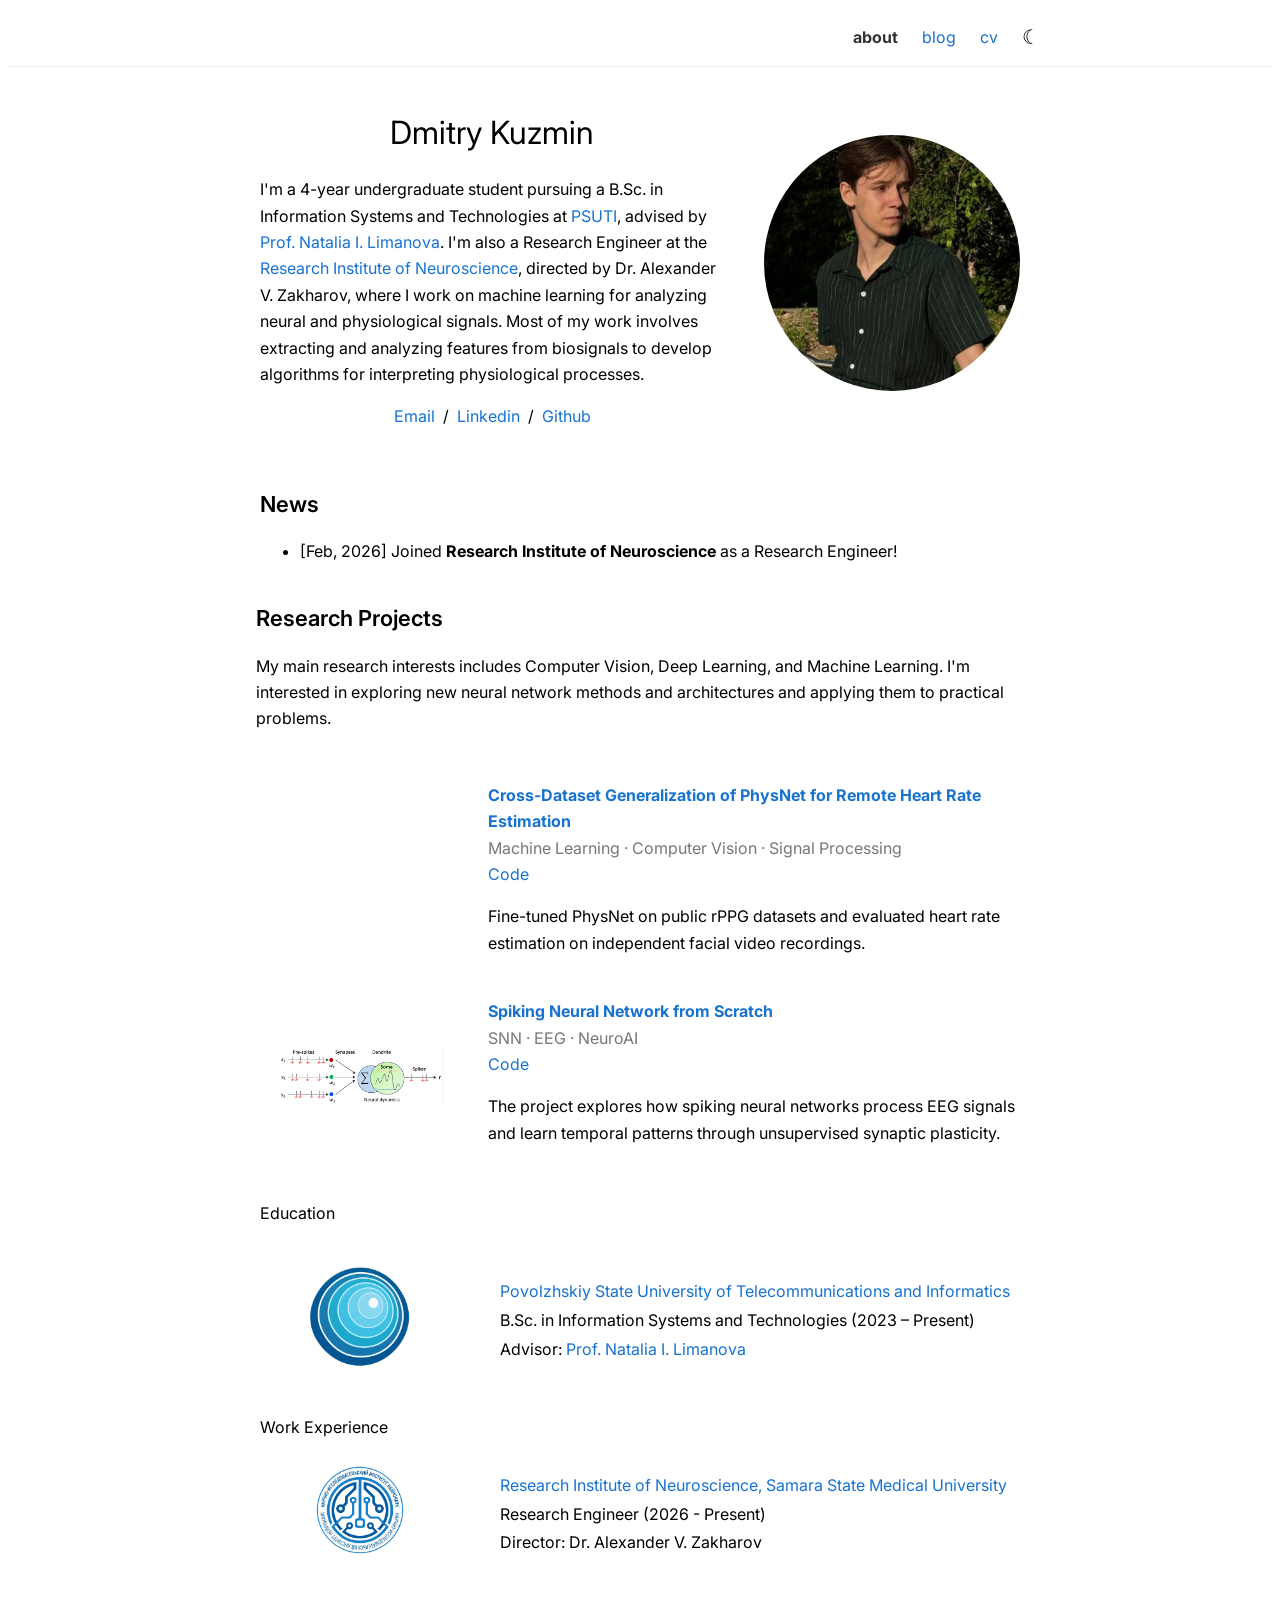
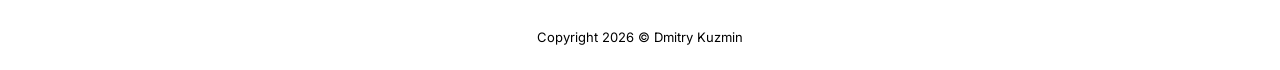
<file: index.html>
<!DOCTYPE HTML>
<html lang="en">

<head>
    <meta http-equiv="Content-Type" content="text/html; charset=UTF-8">

    <title>Dmitry Kuzmin</title>

    <meta name="author" content="Dmitry Kuzmin">
    <meta name="viewport" content="width=device-width, initial-scale=1">
    <link rel="icon" href="images/favicon.svg" type="image/svg+xml">
    <link rel="stylesheet" type="text/css" href="stylesheet.css">
    <script src="theme.js"></script>
</head>

<body>
    <nav class="site-nav" aria-label="Main navigation">
        <div class="site-nav-inner">
            <a href="index.html" aria-current="page">about</a>
            <a href="blog.html">blog</a>
            <button class="nav-placeholder" type="button" disabled>cv</button>
            <button class="theme-toggle" type="button" aria-label="Switch to dark theme" title="Switch to dark theme">☾</button>
        </div>
    </nav>
    <table
        style="width:100%;max-width:800px;border:0px;border-spacing:0px;border-collapse:separate;margin-right:auto;margin-left:auto;">
        <tbody>
            <tr style="padding:0px">
                <td style="padding:0px">
                    <!-- Bio -->
                    <table class="bio-table"
                        style="width:100%;border:0px;border-spacing:0px;border-collapse:separate;margin-right:auto;margin-left:auto;">
                        <tbody>
                            <tr style="padding:0px">
                                <td style="padding:2.5%;width:63%;vertical-align:middle">
                                    <p class="name" style="text-align: center;">
                                        Dmitry Kuzmin
                                    </p>
                                    <p>
                                        I'm a 4-year undergraduate student pursuing a B.Sc. in Information Systems
                                        and Technologies at <a href="https://www.psuti.ru/en">PSUTI</a>, advised by
                                        <a href="https://www.psuti.ru/ru/university/staff/n.i.limanova">Prof. Natalia I. Limanova</a>.
                                        I'm also a Research Engineer at the <a
                                            href="https://samsmu.ru/departments/nii/neuroscience/">Research Institute of
                                            Neuroscience</a>, directed by Dr. Alexander V. Zakharov, where I work on machine learning for analyzing neural and
                                        physiological signals. Most of my work involves extracting and analyzing features from biosignals to develop algorithms for
                                        interpreting physiological processes.
                                    </p>
                                    <p style="text-align:center">
                                        <a href="mailto:jakuzyadd@gmail.com">Email</a> &nbsp;/&nbsp;
                                        <a href="https://www.linkedin.com/in/dmitry-kuzmin-667a9b423/">Linkedin</a>
                                        &nbsp;/&nbsp;
                                        <a href="https://github.com/0xJakuzya">Github</a>
                                    </p>
                                </td>
                                <td style="padding:2.5%;width:37%;max-width:37%">
                                    <a href="images/me.jpg"><img
                                            style="width:100%;max-width:100%;aspect-ratio:1;object-fit:cover;border-radius:50%;"
                                            alt="profile photo" src="images/me.jpg" class="hoverZoomLink"></a>
                                </td>
                            </tr>
                        </tbody>
                    </table>
                    <table
                        style="width:100%;border:0px;border-spacing:0px;border-collapse:separate;margin-right:auto;margin-left:auto;margin-bottom:-1.0em">
                        <tbody>
                            <tr>
                                <td style="padding:20px;width:100%;vertical-align:middle">
                                    <h2>News</h2>
                                    <div class="news-scroll">
                                        <ul>
                                            <li>[Feb, 2026] Joined <strong>Research Institute of Neuroscience</strong> as a Research Engineer!</li>
                                        </ul>
                                    </div>
                                </td>
                            </tr>
                        </tbody>
                    </table>
                    <table
                        style="width:100%;border:0px;border-spacing:0px;border-collapse:separate;margin-right:auto;margin-left:auto;">
                        <tbody>
                            <tr>
                                <td style="padding:16px;width:100%;vertical-align:middle">
                                    <h2>Research Projects</h2>
                                    <p>
                                        My main research interests includes Computer Vision, Deep Learning, and Machine Learning.
                                        I'm interested in exploring new neural network methods and architectures and applying them to practical problems.
                                    </p>
                                </td>
                            </tr>
                        </tbody>
                    </table>

                    <table class="projects-table" style="width:100%;border:0;border-spacing:0 10px;border-collapse:separate;margin:auto;">
                        <tbody>
                            <tr>
                                <td style="padding:16px;width:30%;vertical-align:middle;">
                                    <video id="rppg-video" style="width:100%;max-width:100%" autoplay loop muted playsinline>
                                        <source src="files/rppg.mp4" type="video/mp4">
                                        Your browser does not support video playback.
                                    </video>
                                    <script>
                                        const rppgVideo = document.getElementById('rppg-video');
                                        rppgVideo.play().catch(() => {
                                            rppgVideo.controls = true;
                                        });
                                    </script>
                                </td>
                    
                                <td style="padding:8px;width:70%;vertical-align:middle;">
                                    <a href="https://github.com/0xJakuzya/rppg-signal-reconstruction">
                                        <span class="papertitle">
                                            Cross-Dataset Generalization of PhysNet
                                            for Remote Heart Rate Estimation
                                        </span>
                                    </a>
                                    <br>
                    
                                    <span class="project-meta">
                                        Machine Learning · Computer Vision · Signal Processing
                                    </span>
                                    <br>
                    
                                    <a href="https://github.com/0xJakuzya/rppg-signal-reconstruction">
                                        Code
                                    </a>
                    
                                    <p>
                                        Fine-tuned PhysNet on public rPPG datasets and evaluated
                                        heart rate estimation on independent facial video
                                        recordings.
                                    </p>
                                </td>
                            </tr>

                            <tr>
                                <td style="padding:16px;width:30%;vertical-align:middle;text-align:center;">
                                    <img src="images/snn.png" alt="Solar filament segmentation" style="width:80%;max-width:100%;">
                                </td>
                                <td style="padding:8px;width:70%;vertical-align:middle;">
                                    <a href="https://github.com/0xJakuzya/spiking-neural-network-from-scratch"><span class="papertitle">Spiking Neural Network from Scratch</span></a>
                                    <br>
                                    <span class="project-meta">SNN · EEG · NeuroAI</span>
                                    <br>
                                    <a href="https://github.com/0xJakuzya/spiking-neural-network-from-scratch">
                                        Code
                                    </a>
                                    <p>
                                        The project explores how spiking neural networks process EEG signals and learn temporal patterns through unsupervised synaptic plasticity.
                                    </p>
                                </td>
                            </td>        

                        </tbody>
                    </table>


                    <!-- Education -->
                    <table id="education"
                        style="width:100%;border:0px;border-spacing:0px;border-collapse:separate;margin-right:auto;margin-left:auto;">
                        <tbody>
                            <tr>
                                <td style="padding:20px;width:100%;vertical-align:middle">
                                    <heading>Education</heading>
                                </td>
                            </tr>
                        </tbody>
                    </table>

                    <table class="experience-table"
                        style="width:100%;border:0px;border-spacing:0px;border-collapse:separate;margin-right:auto;margin-left:auto;">
                        <tbody>
                            <tr>
                                <td style="padding:20px;width:30%;vertical-align:center;text-align:center">
                                    <img style="width:50%;max-width:70%" alt="PSUTI logo" src="images/psuti.png"
                                        class="hoverZoomLink">
                                </td>
                                <td style="padding:20px;width:70%;vertical-align:center;line-height:1.8em">
                                    <a href="https://www.psuti.ru/en">
                                        <papertitle>Povolzhskiy State University of Telecommunications and Informatics</papertitle>
                                    </a>
                                    <br>
                                    <span>B.Sc. in Information Systems and Technologies (2023 – Present)</span>
                                    <br>
                                    <span>Advisor: <a href="https://www.psuti.ru/ru/university/staff/n.i.limanova">Prof. Natalia I. Limanova</a></span>
                                </td>
                            </tr>
                        </tbody>
                    </table>

                    <table id="work"
                        style="width:100%;border:0px;border-spacing:0px;border-collapse:separate;margin-right:auto;margin-left:auto;">
                        <tbody>
                            <tr>
                                <td style="padding:20px;width:100%;vertical-align:middle">
                                    <heading>Work Experience</heading>
                                </td>
                            </tr>
                        </tbody>
                    </table>
                    <table class="experience-table" style="width:100%;border:0px;border-spacing:0px;border-collapse:separate;margin-right:auto;margin-left:auto;">
                        <tbody>
                            <tr>
                                <td style="padding:20px;padding-top:0px;width:30%;vertical-align:center;text-align:center">
                                    <img style="width:50%;max-width:80%" alt="nii logo" src="images/nii.png" class="hoverZoomLink">
                                </td>
                                <td style="padding:20px;padding-top:0px;width:70%;vertical-align:center;line-height:1.8em">
                                    <a href="https://samsmu.ru/departments/nii/neuroscience/">
                                        <papertitle>Research Institute of Neuroscience, Samara State Medical University</papertitle>
                                    </a>
                                    <br>
                                    <span>Research Engineer (2026 - Present)</span>
                                    <br>
                                    <span>Director: Dr. Alexander V. Zakharov</span>
                                </td>
                            </tr>
                        </tbody>
                    </table>
                </td>
            </tr>
        </tbody>
    </table>

    <table style="width:100%;border:0px;border-spacing:0px;border-collapse:separate;margin-right:auto;margin-left:auto;">
        <tbody>
            <tr>
                <td style="padding:0px">
                    <br>
                    <p style="text-align:center;font-size:small">
                        <span>Copyright 2026 © Dmitry Kuzmin</span>
                    </p>
                </td>
            </tr>
        </tbody>
    </table>

<script>
    (function () {
        var scroll = document.querySelector('.news-scroll');
        if (!scroll) return;
        scroll.addEventListener('wheel', function (e) {
            e.preventDefault();
            window.scrollBy(0, e.deltaY);
        }, { passive: false });
    })();
</script>

</body>
</html>
</file>
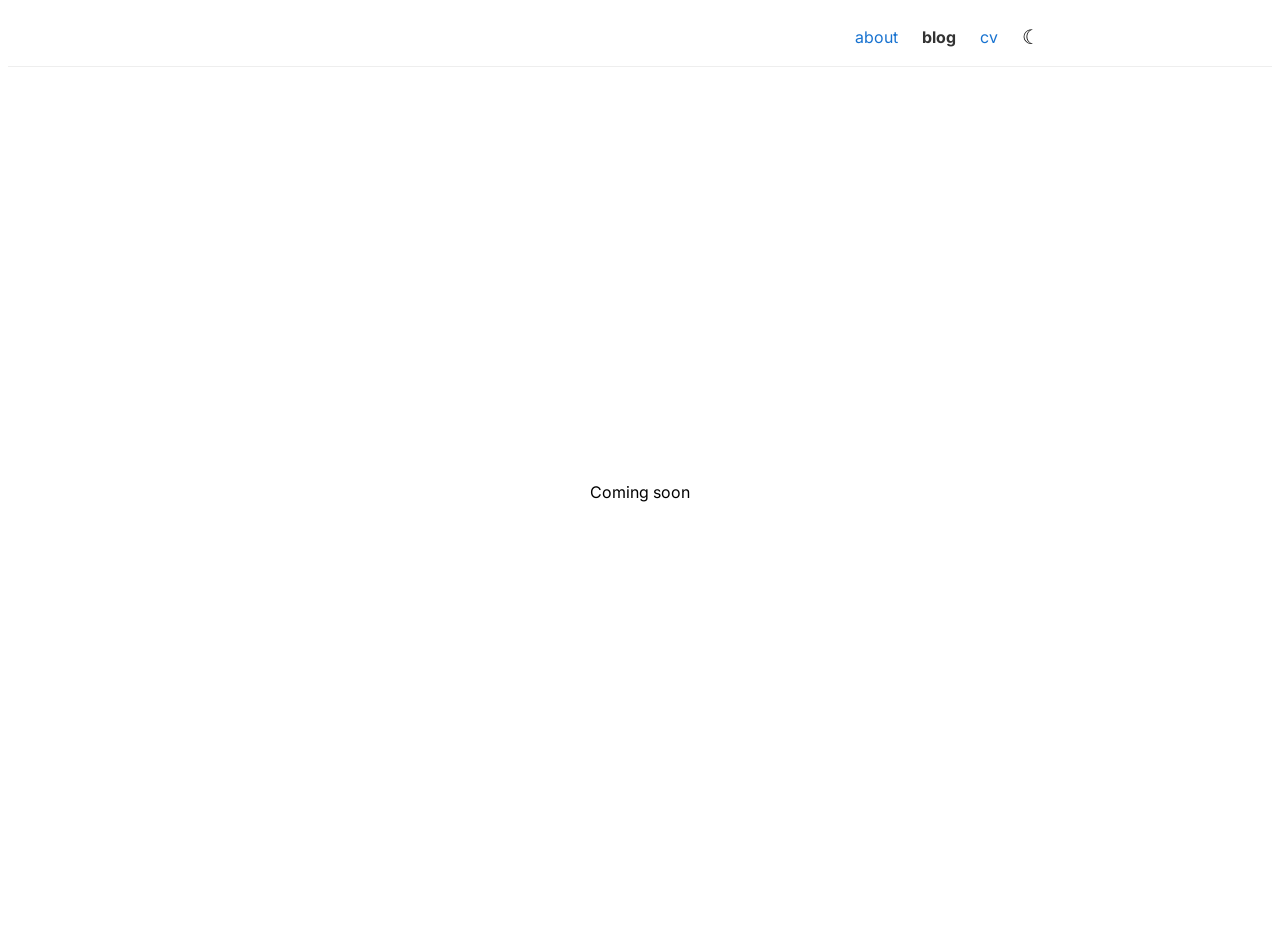
<file: blog.html>
<!DOCTYPE html>
<html lang="en">
<head>
    <meta charset="utf-8">
    <meta name="viewport" content="width=device-width, initial-scale=1">
    <title>Blog | Dmitry Kuzmin</title>
    <link rel="icon" href="images/favicon.svg" type="image/svg+xml">
    <link rel="stylesheet" href="stylesheet.css">
    <script src="theme.js"></script>
</head>
<body>
    <nav class="site-nav" aria-label="Main navigation">
        <div class="site-nav-inner">
            <a href="index.html">about</a>
            <a href="blog.html" aria-current="page">blog</a>
            <button class="nav-placeholder" type="button" disabled>cv</button>
            <button class="theme-toggle" type="button" aria-label="Switch to dark theme" title="Switch to dark theme">☾</button>
        </div>
    </nav>
    <main class="page-content">
        <p>Coming soon</p>
    </main>
</body>
</html>
</file>
<file: stylesheet.css>
@import url('https://fonts.googleapis.com/css2?family=Inter:wght@300;400;500;600;700&display=swap');

a {
  color: #1772d0;
  text-decoration: none;
}

a:focus,
a:hover {
  color: #f09228;
  text-decoration: none;
}

body,
td,
th,
tr,
p,
a {
  font-family: 'Inter', -apple-system, BlinkMacSystemFont, 'Segoe UI', sans-serif;
  font-size: 16px;
}

strong {
  font-family: 'Inter', -apple-system, BlinkMacSystemFont, 'Segoe UI', sans-serif;
  font-size: 16px;
}

h2 {
  margin: 0;
  font-weight: 600;
  font-family: 'Inter', -apple-system, BlinkMacSystemFont, 'Segoe UI', sans-serif;
  font-size: 22px;
}

.papertitle {
  font-family: 'Inter', -apple-system, BlinkMacSystemFont, 'Segoe UI', sans-serif;
  font-size: 16px;
  font-weight: 700;
}

.name {
  padding-top: 20px;
  margin: 0;
  font-family: 'Inter', -apple-system, BlinkMacSystemFont, 'Segoe UI', sans-serif;
  font-size: 32px;
}

.one {
  width: 160px;
  height: 160px;
  position: relative;
}

.two {
  width: 160px;
  height: 160px;
  position: absolute;
  transition: opacity .2s ease-in-out;
  -moz-transition: opacity .2s ease-in-out;
  -webkit-transition: opacity .2s ease-in-out;
}

.fade {
  transition: opacity .2s ease-in-out;
  -moz-transition: opacity .2s ease-in-out;
  -webkit-transition: opacity .2s ease-in-out;
}

span.highlight {
  background-color: #ffffd0;
}

.colored-box {
    color: black;
    padding: 20px;
    display: inline-block;
    border-radius: 10px;
}

body {
  line-height: 1.65;
  background-color: #fff;
  color: #000;
}

body, .site-nav {
  transition: background-color 0.3s ease, color 0.3s ease, border-color 0.3s ease;
}

a, .project-meta, .theme-toggle {
  transition: color 0.3s ease;
}

@media (prefers-reduced-motion: reduce) {
  body, .site-nav, a, .project-meta, .theme-toggle {
    transition: none;
  }
}

.site-nav {
  position: sticky;
  top: 0;
  z-index: 10;
  background: #fff;
  border-bottom: 1px solid #eee;
}

.site-nav-inner {
  max-width: 800px;
  margin: 0 auto;
  padding: 16px 20px;
  display: flex;
  align-items: center;
  justify-content: flex-end;
  gap: 24px;
}

.theme-toggle {
  border: 0;
  padding: 0;
  background: transparent;
  color: inherit;
  cursor: pointer;
  font-size: 20px;
  line-height: 1;
}

.nav-placeholder {
  padding: 0;
  border: 0;
  background: transparent;
  color: #1772d0;
  font: inherit;
  font-size: 16px;
}

html[data-theme="dark"] .nav-placeholder {
  color: #80baf3;
}



.theme-toggle:focus-visible {
  outline: 2px solid #1772d0;
  outline-offset: 4px;
}

.project-meta {
  color: #777;
}

html[data-theme="dark"] {
  color-scheme: dark;
}

html[data-theme="dark"] body {
  background: #171a20;
  color: #e5e8ec;
}

html[data-theme="dark"] .site-nav {
  background: #171a20;
  border-color: #373d47;
}

html[data-theme="dark"] .site-nav a[aria-current="page"] {
  color: #f1f3f5;
}

html[data-theme="dark"] a {
  color: #80baf3;
}

html[data-theme="dark"] a:hover,
html[data-theme="dark"] a:focus {
  color: #ffb865;
}

html[data-theme="dark"] .project-meta {
  color: #adb5c0;
}

.site-nav a[aria-current="page"] {
  color: #333;
  font-weight: 700;
}

.page-content {
  max-width: 760px;
  min-height: calc(100vh - 50px);
  margin: 0 auto;
  padding: 0 20px;
  display: flex;
  align-items: center;
  justify-content: center;
  text-align: center;
}

@media (max-width: 600px) {
  .bio-table tr {
    display: flex;
    flex-direction: column-reverse;
    align-items: center;
  }

  .bio-table td,
  .projects-table td,
  .experience-table td {
    display: block;
    box-sizing: border-box;
    width: 100% !important;
    max-width: 100% !important;
  }

  .bio-table td:first-child {
    padding: 8px 16px !important;
  }

  .bio-table td:last-child {
    width: min(60%, 220px) !important;
    padding: 20px 0 0 !important;
  }

  .projects-table td:first-child {
    padding: 16px 16px 0 !important;
    text-align: center;
  }

  .projects-table td:last-child {
    padding: 8px 16px 16px !important;
  }

  .projects-table video,
  .projects-table img {
    width: 100% !important;
    max-width: 260px !important;
    height: auto;
  }

  .experience-table td:first-child {
    padding: 8px 16px !important;
  }

  .experience-table img {
    width: 100px !important;
    max-width: 100% !important;
    height: auto;
  }

  .experience-table td:last-child {
    padding: 8px 16px 20px !important;
    overflow-wrap: anywhere;
  }

  .name {
    padding-top: 0;
    font-size: 28px;
  }
}
</file>
